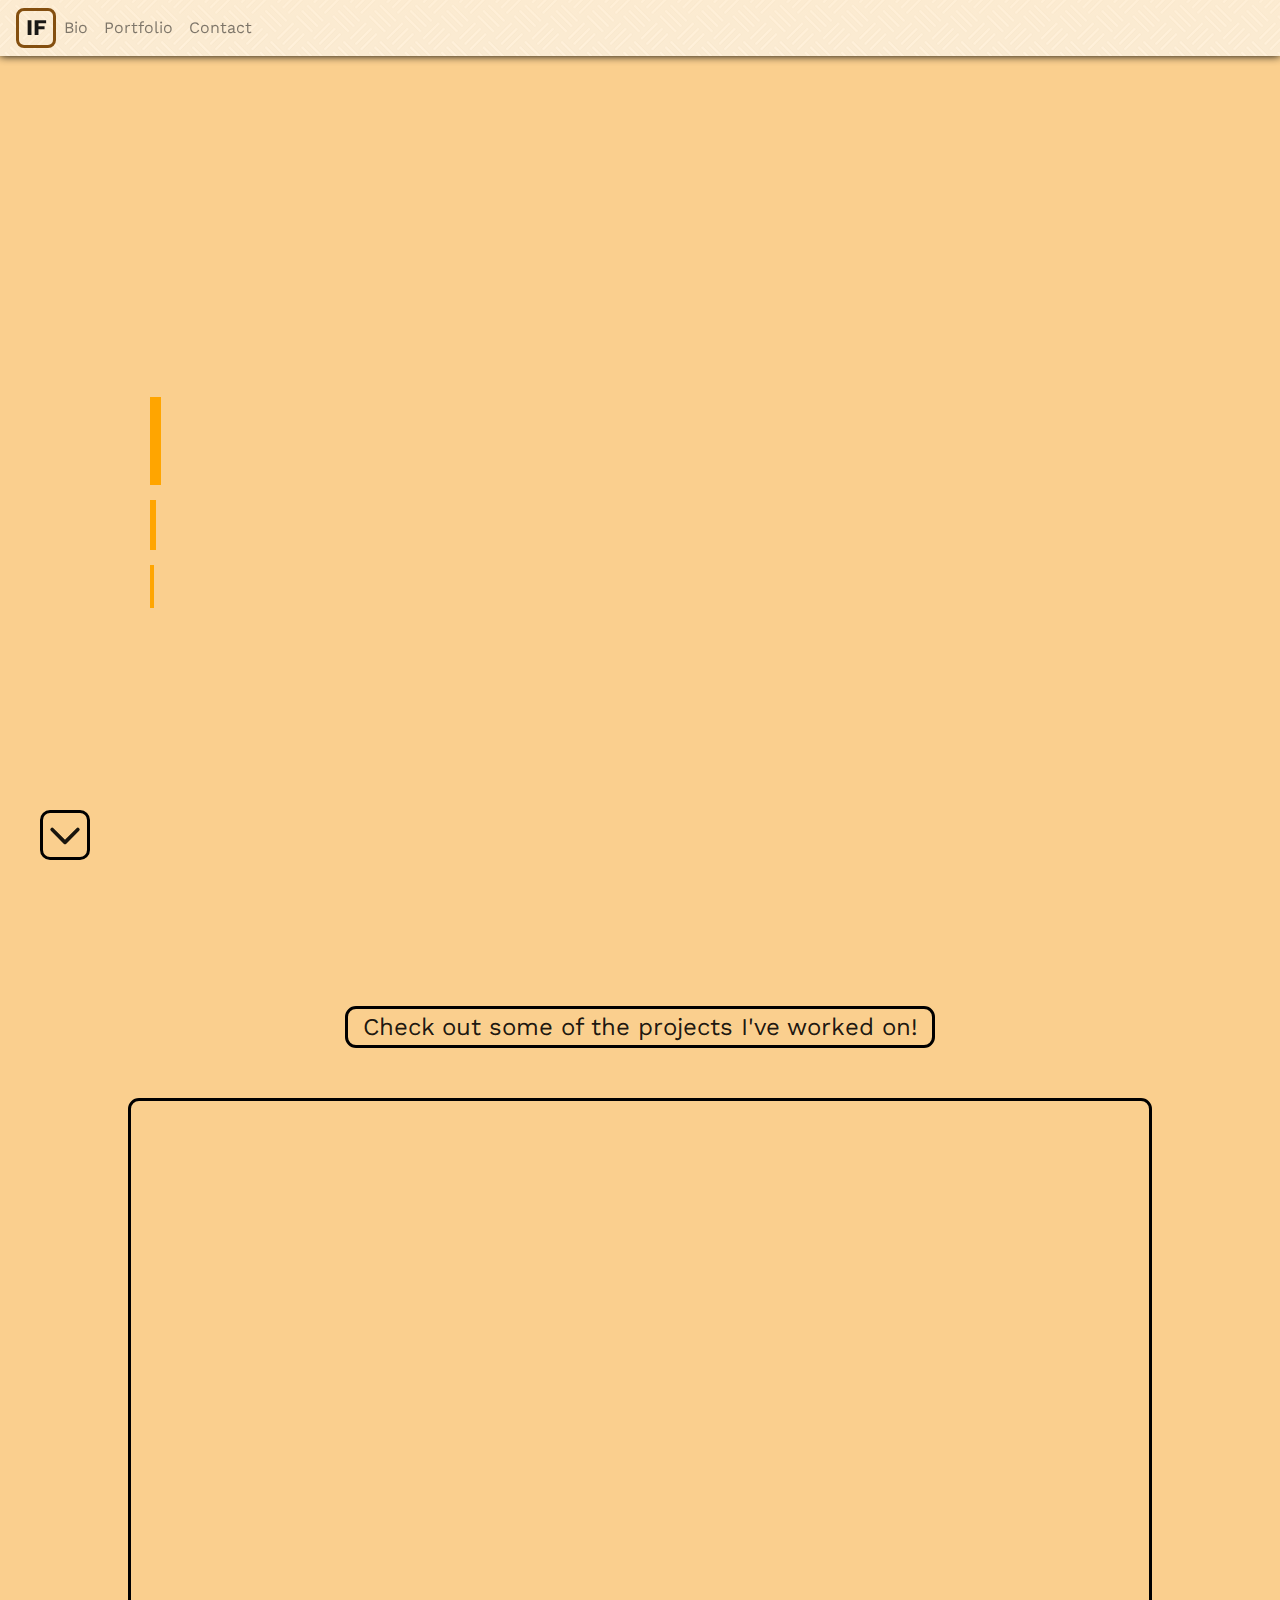
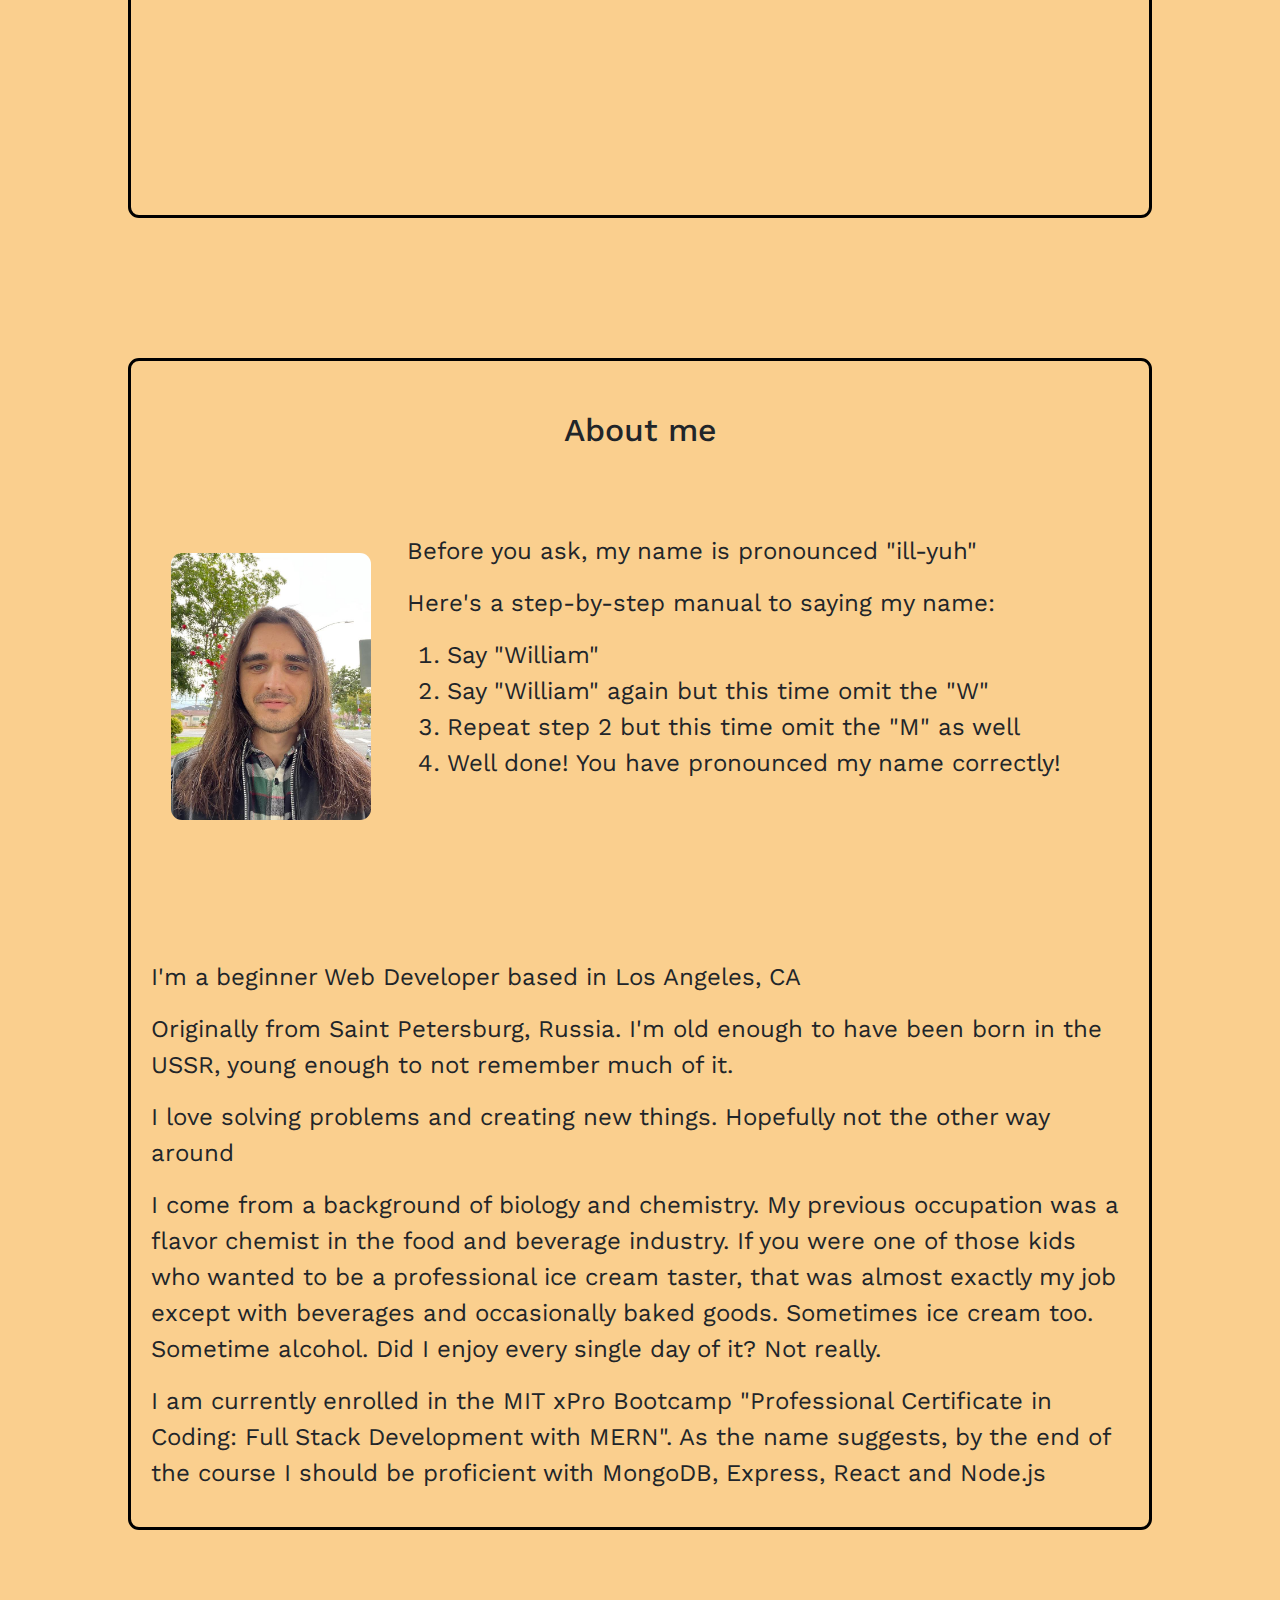
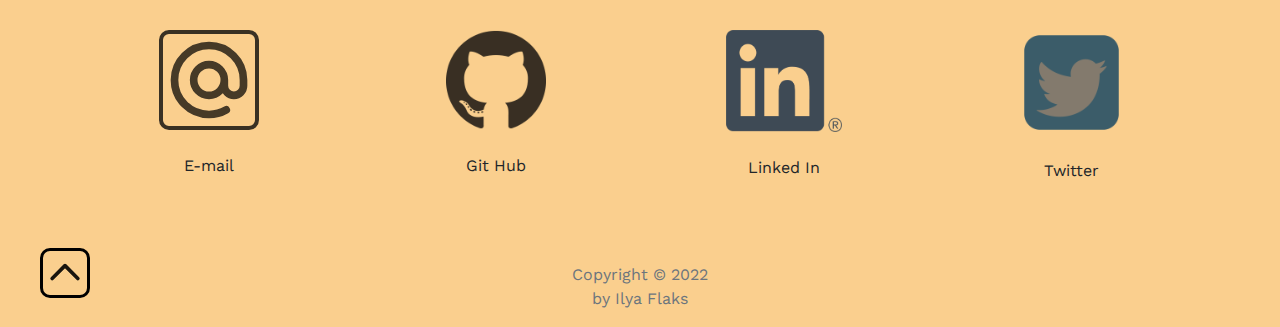
<file: index.html>
<!DOCTYPE html>
<html lang="en">
  <head>
    <!-- Required meta tags -->
    <meta charset="utf-8" />
    <meta
      name="viewport"
      content="width=device-width, initial-scale=1, shrink-to-fit=no"
    />
    <link href="favicon3.ico" rel="shortcut icon" type="image/x-icon" />
    <!-- Bootstrap CSS -->
    <link
      rel="stylesheet"
      href="https://cdn.jsdelivr.net/npm/bootstrap@4.3.1/dist/css/bootstrap.min.css"
      integrity="sha384-ggOyR0iXCbMQv3Xipma34MD+dH/1fQ784/j6cY/iJTQUOhcWr7x9JvoRxT2MZw1T"
      crossorigin="anonymous"
    />
    <!-- Google Fonts -->
    <link rel="preconnect" href="https://fonts.googleapis.com" />
    <link rel="preconnect" href="https://fonts.gstatic.com" crossorigin />
    <link
      href="https://fonts.googleapis.com/css2?family=Work+Sans:wght@400;600&display=swap"
      rel="stylesheet"
    />

    <!-- My Styles -->
    <link rel="stylesheet" href="styles.css" />
    <title>Ilya's Home Page</title>
  </head>
  <body>
    <!-- NAV BAR -->
    <nav class="navbar navbar-expand-lg navbar-light bg-light">
        <a href="index.html" class="home-btn">IF</a>
      <button
        class="navbar-toggler"
        type="button"
        data-toggle="collapse"
        data-target="#navbarNavAltMarkup"
        aria-controls="navbarNavAltMarkup"
        aria-expanded="false"
        aria-label="Toggle navigation"
      >
        <span class="navbar-toggler-icon"></span>
      </button>
      <div class="collapse navbar-collapse" id="navbarNavAltMarkup">
        <div class="navbar-nav">
          <a class="nav-item nav-link" href="#biograph">Bio </a>
          <a class="nav-item nav-link" href="projects.html">Portfolio</a>
          <a class="nav-item nav-link" href="#contact">Contact</a>
        </div>
      </div>
    </nav>
    <!-- END NAV -->
    <!-- LANDING -->
    <div class="landing">
      <div class="landing-hello">
        <!-- <div class="type-container"> -->

          <div class="type-container landing-header"><h1 class="typed1">Hi,</h1></div><br />
          <div class="type-container landing-text1"><h1 class="typed2">I'm Ilya Flaks</h1></div><br />
          <div class="type-container landing-text2"><div class="typed3">aspiring Web Developer</div></div><br />
        <!-- </div> -->
      </div> 

    </div>
    <div>
      <a class="chevron" href="#video">

        <svg xmlns="http://www.w3.org/2000/svg" class="h-6 w-6" fill="none" viewBox="0 0 24 24" stroke="currentColor" stroke-width="2">
          <path stroke-linecap="round" stroke-linejoin="round" d="M19 9l-7 7-7-7" />
        </svg>
      </a>
     
  </div>
    <!-- END LANDING -->

    <!-- YOUTUBE VIDEO -->
    <div class="video-container" id="video">
      <div class="portfolio-link">
        <a href="projects.html" class="portfolio-btn"
          >Check out some of the projects I've worked on!</a
        >
      </div>
    </div>
    <div class="video-intro" >

        <embed
        class="embedded-video"
        
        src="https://www.youtube.com/embed/TwJ7cg10GcY"
        >
      </embed>
    </div>
    <!-- BIOGRAPHY -->
    <div class="whitespace">

    </div>
    <div class="bio" id="biograph">
      <div class="about"><h2>About me</h2></div>
      <div class="portrait">
        <img src="selfie.jpg" alt="Ilya Flaks photograph" width="200px" class="selfie"/>
      </div>
      <div class="bio-text">
        <p>Before you ask, my name is pronounced "ill-yuh"</p>
        
        <p>Here's a step-by-step manual to saying my name:</p>
        <ol>
          <li>Say "William"</li>
          <li>Say "William" again but this time omit the "W"</li>
          <li>Repeat step 2 but this time omit the "M" as well</li>
          <li>Well done! You have pronounced my name correctly!</li>
        </ol>
      </div>
      <div class="bio-wide-text">
        <p>I'm a beginner Web Developer based in Los Angeles, CA</p>
        <p>
          Originally from Saint Petersburg, Russia. I'm old enough to have been
          born in the USSR, young enough to not remember much of it.
        </p>
        <p>
          I love solving problems and creating new things. Hopefully not the
          other way around
        </p>

        <p>
          I come from a background of biology and chemistry. My previous
          occupation was a flavor chemist in the food and beverage industry. If
          you were one of those kids who wanted to be a professional ice cream
          taster, that was almost exactly my job except with beverages and
          occasionally baked goods. Sometimes ice cream too. Sometime alcohol.
          Did I enjoy every single day of it? Not really.
        </p>
        <p>
          I am currently enrolled in the MIT xPro Bootcamp "Professional
          Certificate in Coding: Full Stack Development with MERN". As the name
          suggests, by the end of the course I should be proficient with
          MongoDB, Express, React and Node.js
        </p>
      </div>
    </div>
    <!-- Link to portfolio -->
 
    <!-- Contact -->

    <section class="contact-me" id="contact">
      <div class="logo-cell logo-1">
        <a href="mailto:ilyaflaks@gmail.com"
        class="email-link"  
        >    <svg xmlns="http://www.w3.org/2000/svg" class="email-logo" fill="none" viewBox="0 0 24 24" stroke="currentColor" stroke-width="2">
            <path stroke-linecap="round" stroke-linejoin="round" d="M16 12a4 4 0 10-8 0 4 4 0 008 0zm0 0v1.5a2.5 2.5 0 005 0V12a9 9 0 10-9 9m4.5-1.206a8.959 8.959 0 01-4.5 1.207" />
          </svg></a
        ><br />
        E-mail
      </div>
      <div class="logo-cell logo-2">
        <a href="https://github.com/ilyaflaks"
          ><img
            src="github-logo.png"
            class="logo-img"
            alt="Github Logo"
            width="100px" /></a
        ><br />
        Git Hub
      </div>
      <div class="logo-cell logo-3">
        <a href="https://www.linkedin.com/in/ilya-flaks/"
          ><img
            src="linked-in-logo.png"
            class="logo-img"
            alt="Linked-In Logo"
            width="116px"
            height="102px" /></a
        ><br />

        Linked In
      </div>

      <div class="logo-cell logo-4">
        
        <a onclick="alert(`I don't actually have a Twitter`)">
          <img
            src="twitter-logo.png"
            class="logo-img"
            alt="Twitter Logo"
            width="105px" /></a
        ><br />Twitter
      </div>
    </section>
    <!-- Footer -->
    <section class="footer">
      <div class="copyright">
        <a href="#" class="back-to-top"><svg xmlns="http://www.w3.org/2000/svg" class="up-chevron" fill="none" viewBox="0 0 24 24" stroke="currentColor" stroke-width="2">
     <path stroke-linecap="round" stroke-linejoin="round" d="M5 15l7-7 7 7" />
   </svg></a>
 </div>
   
      <p class="mt-5 mb-3 text-muted">
        Copyright &copy; 2022<br />by Ilya Flaks
      </p>
    </section>
    <!-- Optional JavaScript -->

    <script
      src="https://code.jquery.com/jquery-3.3.1.slim.min.js"
      integrity="sha384-q8i/X+965DzO0rT7abK41JStQIAqVgRVzpbzo5smXKp4YfRvH+8abtTE1Pi6jizo"
      crossorigin="anonymous"
    ></script>
    <script
      src="https://cdn.jsdelivr.net/npm/popper.js@1.14.7/dist/umd/popper.min.js"
      integrity="sha384-UO2eT0CpHqdSJQ6hJty5KVphtPhzWj9WO1clHTMGa3JDZwrnQq4sF86dIHNDz0W1"
      crossorigin="anonymous"
    ></script>
    <script
      src="https://cdn.jsdelivr.net/npm/bootstrap@4.3.1/dist/js/bootstrap.min.js"
      integrity="sha384-JjSmVgyd0p3pXB1rRibZUAYoIIy6OrQ6VrjIEaFf/nJGzIxFDsf4x0xIM+B07jRM"
      crossorigin="anonymous"
    ></script>
  </body>
</html>
</file>
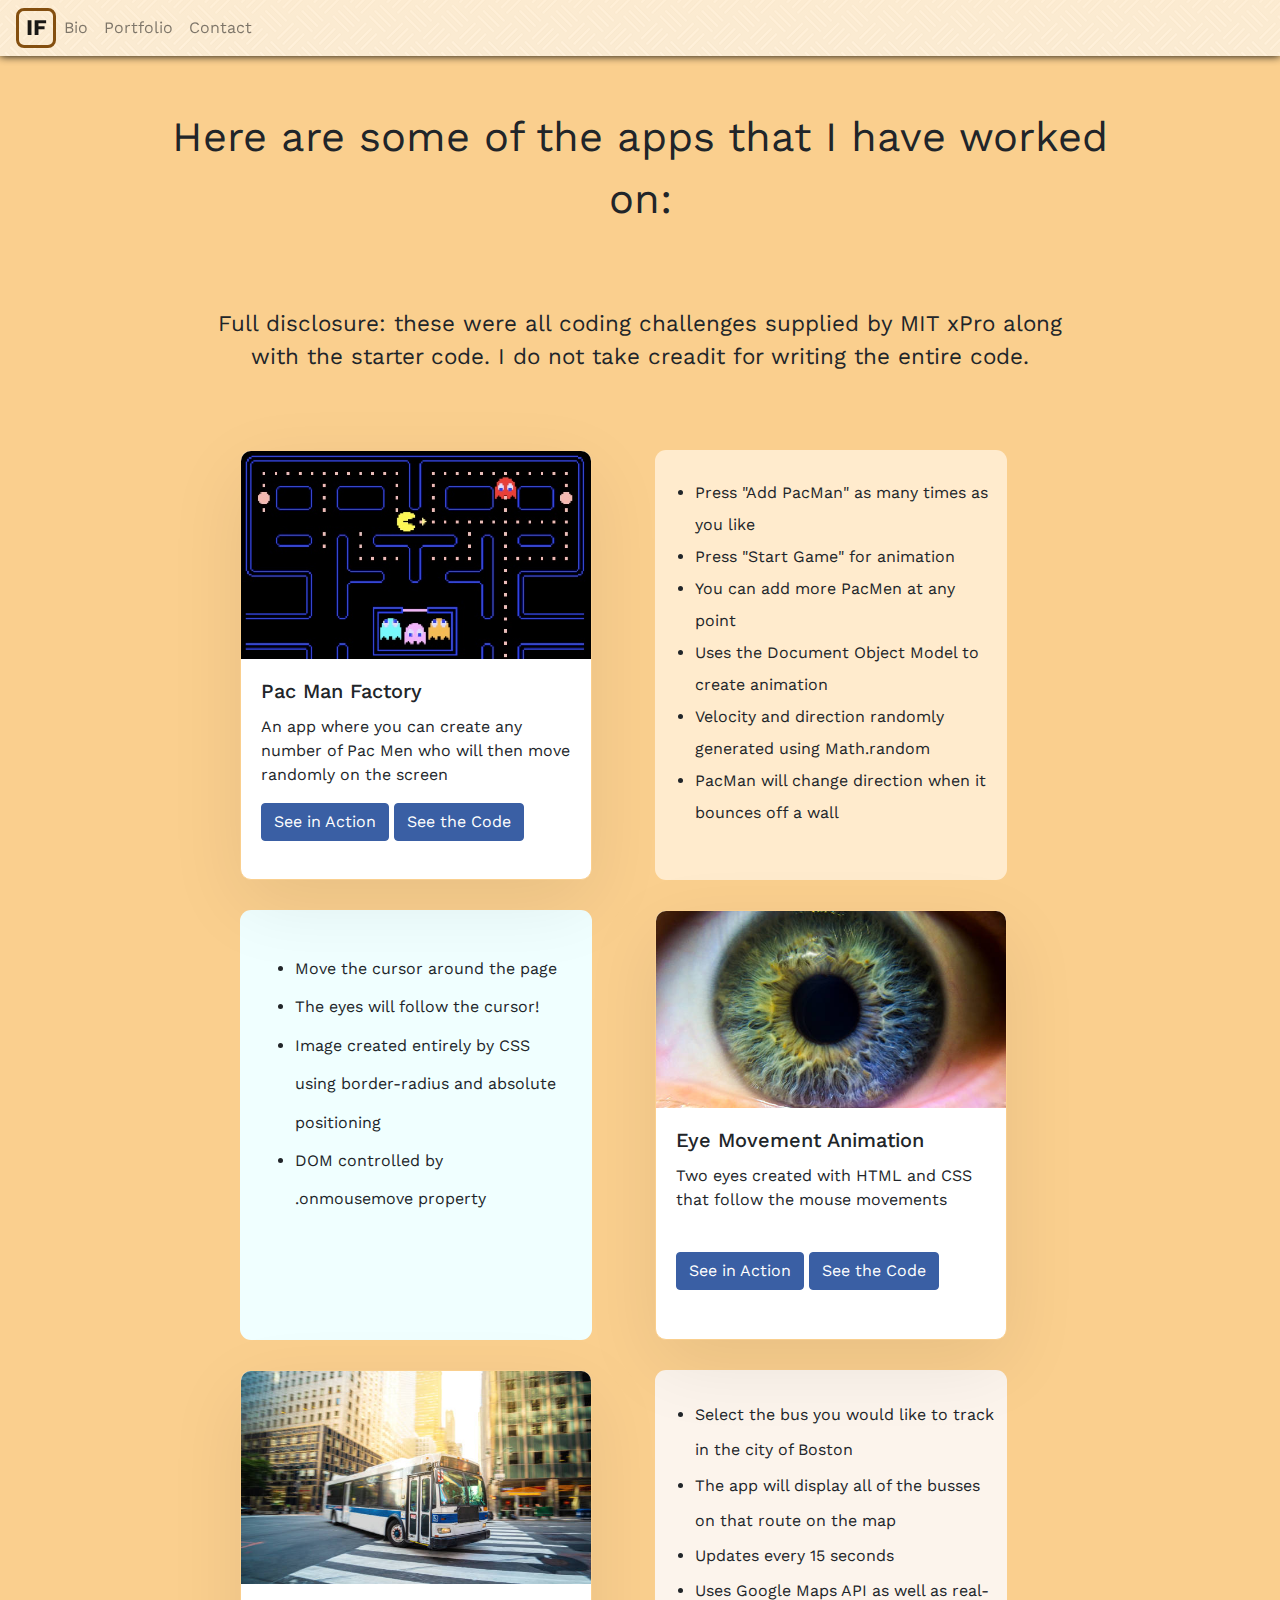
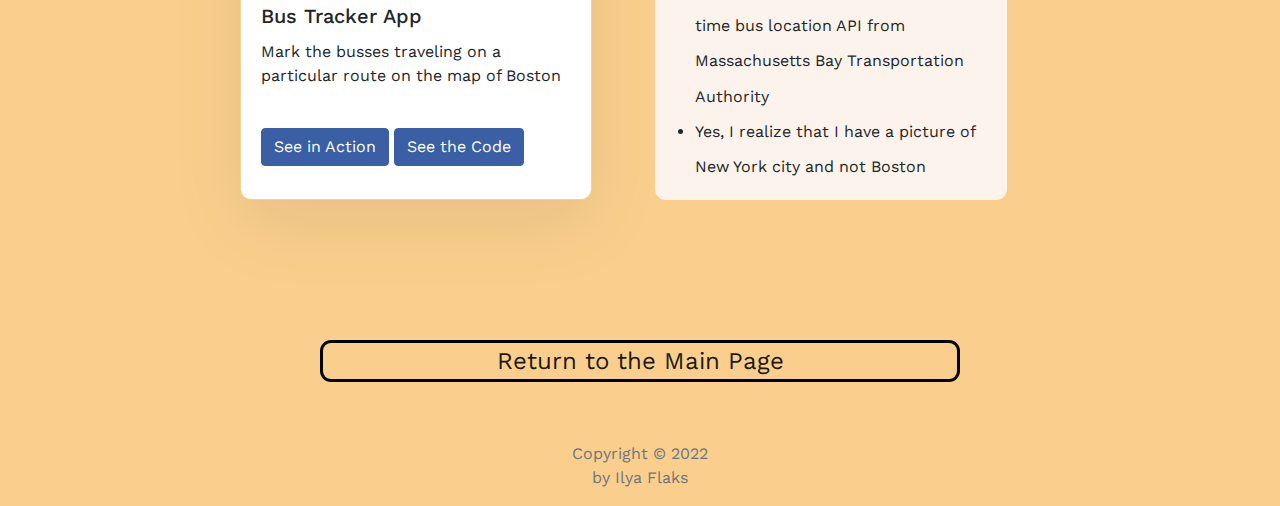
<file: projects.html>
<!DOCTYPE html>
<html lang="en">
  <head>
    <!-- Required meta tags -->
    <meta charset="utf-8" />
    <meta
      name="viewport"
      content="width=device-width, initial-scale=1, shrink-to-fit=no"
    />
    <link href="favicon3.ico" rel="shortcut icon" type="image/x-icon" />
    <!-- Bootstrap CSS -->
    <link
      rel="stylesheet"
      href="https://cdn.jsdelivr.net/npm/bootstrap@4.3.1/dist/css/bootstrap.min.css"
      integrity="sha384-ggOyR0iXCbMQv3Xipma34MD+dH/1fQ784/j6cY/iJTQUOhcWr7x9JvoRxT2MZw1T"
      crossorigin="anonymous"
    />
    <!-- Google Fonts -->

    <link rel="preconnect" href="https://fonts.googleapis.com" />
    <link rel="preconnect" href="https://fonts.gstatic.com" crossorigin />
    <link
      href="https://fonts.googleapis.com/css2?family=Merriweather:wght@400;700&family=Raleway:wght@400;600&family=Work+Sans:wght@400;600&display=swap"
      rel="stylesheet"
    />

    <!-- My Styles -->
    <link rel="stylesheet" href="styles.css" />
    <title>Ilya's Home Page</title>
  </head>
  <body>
    <!-- NAV BAR -->
    <nav class="navbar navbar-expand-lg navbar-light bg-light">
      <a href="index.html" class="home-btn">IF</a>
      <button
        class="navbar-toggler"
        type="button"
        data-toggle="collapse"
        data-target="#navbarNavAltMarkup"
        aria-controls="navbarNavAltMarkup"
        aria-expanded="false"
        aria-label="Toggle navigation"
      >
        <span class="navbar-toggler-icon"></span>
      </button>
      <div class="collapse navbar-collapse" id="navbarNavAltMarkup">
        <div class="navbar-nav">
          <a class="nav-item nav-link" href="index.html#biograph">Bio </a>
          <a class="nav-item nav-link" href="#portfol">Portfolio</a>
          <a class="nav-item nav-link" href="index.html#contact">Contact</a>
        </div>
      </div>
    </nav>
    <!-- END NAV -->
    <!-- LANDING -->
    <!-- APPS -->
    <div class="apps-header" id="portfol">
      <p>Here are some of the apps that I have worked on:</p>
    </div>
    <div class="apps-subheader">
      <p>
        Full disclosure: these were all coding challenges supplied by MIT xPro
        along with the starter code. I do not take creadit for writing the
        entire code.
      </p>
    </div>
    <div class="main-grid">
      <div class="card" style="width: 22rem">
        <img
          src="pacman-game-card.jpg"
          class="card-img-top"
          alt="screen shot of an actual Pac Man arcade game"
        />
        <div class="card-body">
          <h5 class="card-title">Pac Man Factory</h5>
          <p class="card-text">
            An app where you can create any number of Pac Men who will then move
            randomly on the screen
          </p>
          <a
            href="https://ilyaflaks.github.io/pacman-factory/"
            class="btn btn-primary"
            >See in Action</a
          >
          <a
            href="https://github.com/ilyaflaks/pacman-factory"
            class="btn btn-primary"
            >See the Code</a
          >
        </div>
      </div>
      <div class="dv1">
        <ul>
          <li>Press "Add PacMan" as many times as you like</li>
          <li>Press "Start Game" for animation</li>
          <li>You can add more PacMen at any point</li>
          <li>Uses the Document Object Model to create animation</li>
          <li>Velocity and direction randomly generated using Math.random</li>
          <li>PacMan will change direction when it bounces off a wall</li>
        </ul>
      </div>
      <div class="dv2">
        <ul>
          <li>Move the cursor around the page</li>
          <li>The eyes will follow the cursor!</li>
          <li>
            Image created entirely by CSS using border-radius and absolute
            positioning
          </li>
          <li>DOM controlled by .onmousemove property</li>
        </ul>
      </div>
      <div class="card" style="width: 22rem">
        <img
          src="stink-eye.jpeg"
          class="card-img-top"
          alt="a close up photograph of a human eye"
        />
        <div class="card-body">
          <h5 class="card-title">Eye Movement Animation</h5>
          <p class="card-text">
            Two eyes created with HTML and CSS that follow the mouse movements
          </p>
          <br />
          <a
            href="https://ilyaflaks.github.io/eyemovement/"
            class="btn btn-primary"
            >See in Action</a
          >
          <a
            href="https://github.com/ilyaflaks/eyemovement"
            class="btn btn-primary"
            >See the Code</a
          >
        </div>
      </div>
      <div class="card" style="width: 22rem">
        <img
          src="bus2.jpeg"
          class="card-img-top"
          alt="Photo of a bus turning on a street in New York City"
        />
        <div class="card-body">
          <h5 class="card-title">Bus Tracker App</h5>
          <p class="card-text">
            Mark the busses traveling on a particular route on the map of Boston
          </p>
          <br />
          <a
            href="https://ilyaflaks.github.io/bus-tracker-2/"
            class="btn btn-primary"
            >See in Action</a
          >
          <a
            href="https://github.com/ilyaflaks/bus-tracker-2"
            class="btn btn-primary"
            >See the Code</a
          >
        </div>
      </div>
      <div class="dv3">
        <ul>
          <li>Select the bus you would like to track in the city of Boston</li>
          <li>
            The app will display all of the busses on that route on the map
          </li>
          <li>Updates every 15 seconds</li>
          <li>
            Uses Google Maps API as well as real-time bus location API from
            Massachusetts Bay Transportation Authority
          </li>
          <li>
            Yes, I realize that I have a picture of New York city and not Boston
          </li>
        </ul>
      </div>
    </div>
    <div class="whitespace"></div>
    <div class="portfolio-link">
      <a href="index.html" class="portfolio-btn">Return to the Main Page</a>
    </div>

    <!-- <p class="mt-5 mb-3 text-muted">&copy; Ilya Flaks 2022</p> -->
    <p class="mt-5 mb-3 text-muted">Copyright &copy; 2022<br />by Ilya Flaks</p>
    <!-- Optional JavaScript -->
    <!-- jQuery first, then Popper.js, then Bootstrap JS -->
    <script
      src="https://code.jquery.com/jquery-3.3.1.slim.min.js"
      integrity="sha384-q8i/X+965DzO0rT7abK41JStQIAqVgRVzpbzo5smXKp4YfRvH+8abtTE1Pi6jizo"
      crossorigin="anonymous"
    ></script>
    <script
      src="https://cdn.jsdelivr.net/npm/popper.js@1.14.7/dist/umd/popper.min.js"
      integrity="sha384-UO2eT0CpHqdSJQ6hJty5KVphtPhzWj9WO1clHTMGa3JDZwrnQq4sF86dIHNDz0W1"
      crossorigin="anonymous"
    ></script>
    <script
      src="https://cdn.jsdelivr.net/npm/bootstrap@4.3.1/dist/js/bootstrap.min.js"
      integrity="sha384-JjSmVgyd0p3pXB1rRibZUAYoIIy6OrQ6VrjIEaFf/nJGzIxFDsf4x0xIM+B07jRM"
      crossorigin="anonymous"
    ></script>
  </body>
</html>
</file>
<file: styles.css>
html {
  scroll-behavior: smooth;
}
body {
  background-color: #facf8e;
  font-family: "Work Sans", sans-serif;
}

.bg-light {
  background: linear-gradient(to top, #ffebcdba, #ffebcdcc), url(floor-tile.png);
  filter: drop-shadow(0 0 0.25rem black);
}
.nav-item:visited {
  transition: all 0.3s;
}
/* LANDING */
.landing {
  width: 100vw;
  height: 100vh;
  display: flex;
  align-items: center;
  padding: 0 0 0 150px;
}

.landing-header {
  font-size: 4.6em;
}
.landing-text1 {
  font-size: 2.6em;
  font-family: "Work Sans", sans-serif;
}
.landing-text2 {
  font-size: 2.2em;
}

/* Typewriter animation */
.type-container {
  display: inline-block;
}

.typed1 {
  overflow: hidden;
  border-right: 0.15em solid orange;
  white-space: nowrap;
  font-size: 4.6rem;
  width: 0;
  animation: typing 0.2s steps(5, end) forwards, blink 0.8s infinite;
  animation-delay: 0.1s;
}

.typed2 {
  overflow: hidden;
  border-right: 0.15em solid orange;
  white-space: nowrap;
  font-size: 2.6rem;
  width: 0;
  animation: typing 0.6s steps(6, end) forwards, blink 0.8s infinite;
  animation-delay: 0.4s;
}

.typed3 {
  overflow: hidden;
  border-right: 0.15em solid orange;
  white-space: nowrap;
  font-size: 1.8rem;
  width: 0;
  animation: typing 1.2s steps(20, end) forwards, blink 0.8s infinite;
  animation-delay: 1.5s;
}

@keyframes typing {
  from {
    width: 0;
  }
  to {
    width: 100%;
  }
}

@keyframes blink {
  from {
    border-color: transparent;
  }
  to {
    border-color: orange;
  }
}

/* End of Typewriter */
.h-6 {
  width: 50px;
  height: 50px;
  border: solid black 3px;
  border-radius: 20%;
  position: absolute;
  bottom: 40px;
  left: 40px;
}

.chevron:link,
.chevron:visited {
  text-decoration: none;
  background-color: #fddca9;

  color: rgba(0, 0, 0, 0.9);
}

.chevron:hover,
.chevron:active {
  text-decoration: none;
  background-color: #fddca9;

  color: rgba(0, 0, 0, 0.9);
}
.h-6:hover,
.h-6:active {
  background-color: #fddca9;
}

/* VIDEO */

.video-container {
  padding: 50px;
}
.whitespace {
  padding: 40px 200px 100px 200px;
}

.video-intro {
  display: flex;
  flex-direction: column;
  align-items: center;
  width: 80vw;
  height: 80vh;
  margin: auto;
  padding: 50px 50px 50px 50px;
  border: solid #000;
  border-radius: 11px;
}

.embedded-video {
  width: 80%;
  height: 100%;
}
/* BIO */
.bio {
  display: grid;
  grid-template-columns: 1fr 3fr;
  grid-template-rows: 1fr 3fr 4fr;
  gap: 15px;
  width: 80%;
  margin: auto;
  padding: 20px 20px 20px 20px;
  font-size: 1.5em;
  border: solid #000;
  border-radius: 11px;
  margin-bottom: 100px;
}

.about {
  margin-top: 30px;
  grid-column: 1 /3;
  text-align: center;
}

.portrait {
  padding: 20px 20px 20px 20px;
}

.selfie {
  border-radius: 11px;
}

.bio-text {
  font-family: "Work Sans", sans-serif;
}

.bio-wide-text {
  font-family: "Work Sans", sans-serif;
  grid-column: 1 /3;
  grid-row: 3 / 4;
}

/* APPS */
.apps-header {
  padding: 50px 10px 20px 10px;
  margin: auto;
  text-align: center;
  font-size: 2.6em;
  width: 80%;
}

.apps-subheader {
  padding: 40px 10px 60px 10px;
  margin: auto;
  font-size: 1.4em;
  text-align: center;

  width: 70%;
}
.main-grid {
  display: grid;
  grid-template-columns: 1fr 1fr;
  grid-template-rows: repeat(3, 1fr);
  max-width: 800px;
  margin: auto;
  gap: 30px;
}
.card {
  box-shadow: 0px 24px 4.8rem rgb(0 0 0 / 8%);
  overflow: hidden;
  border-radius: 11px;
  transition: all 0.4s;
  border-color: #facf8e;
  /* needs to be same as gackground */
}

.card:hover {
  transform: translateY(-1rem);
  box-shadow: 0px 3.2px 6.4rem rgb(0 0 0 / 6%);
}

.btn-primary {
  background-color: rgb(58, 95, 164);
  border-color: rgb(58, 95, 164);
}

.dv1 {
  width: 22rem;
  line-height: 2;
  font-size: 1em;
  background-color: #ffebcd;
  padding: 27px 10px 0px 0px;
  border-radius: 11px;
}
.dv2 {
  width: 22rem;
  line-height: 2.4;
  font-size: 1em;
  background-color: azure;
  padding: 40px 35px 30px 15px;
  border-radius: 11px;
}
.dv3 {
  line-height: 2.2;
  font-size: 1em;

  width: 22rem;
  background-color: #fcf4ec;
  padding: 27px 10px 0px 0px;
  border-radius: 11px;
}

.home-btn {
  font-size: 1.4em;
  font-weight: bold;
  color: rgba(0, 0, 0, 0.9);
  text-align: center;
  width: 40px;
  height: 40px;
  border: solid rgb(132, 79, 15);
  border-radius: 8px;
}

.portfolio-link {
  width: 50%;
  text-align: center;
  margin: auto;
  font-size: 1.5em;

  border: solid #000;
  border-radius: 11px;
}

.portfolio-link:link,
.portfolio-link:visited {
  color: rgba(0, 0, 0, 0.9);
}
.portfolio-link:hover,
.portfolio-link:active {
  text-decoration: none;
  background-color: #fddca9;
  color: rgba(0, 0, 0, 0.9);
}

.portfolio-btn:link,
.portfolio-btn:visited {
  color: rgba(0, 0, 0, 0.9);
}
.portfolio-btn:hover,
.portfolio-btn:active {
  text-decoration: none;
  color: rgba(0, 0, 0, 0.9);
}

.home-btn:link,
.home-btn:visited {
}
.home-btn:hover,
.home-btn:active {
  text-decoration: none;
  background-color: #fddca9;
  color: rgba(0, 0, 0, 0.9);
}

/* CONTACT ME */
.contact-me {
  padding: 0px 70px 0px 70px;
  display: grid;
  grid-template-columns: repeat(4, 1fr);
  grid-template-rows: 1fr;
  gap: 10px;
  margin-bottom: 20px;
}

.back-to-top {
  margin-bottom: 30px;
}
.back-to-top:link,
.back-to-top:visited {
  text-decoration: none;
  background-color: #facf8e;
  color: rgba(0, 0, 0, 0.9);
}

.back-to-top:hover,
.back-to-top:active {
  text-decoration: none;
  background-color: #fddca9;
  color: rgba(0, 0, 0, 0.9);
}

.up-chevron {
  border: solid black 3px;
  border-radius: 20%;
  width: 50px;
  height: 50px;
}

.up-chevron:link,
.up-chevron:visited {
  text-decoration: none;
  background-color: #fddca9;
  color: rgba(0, 0, 0, 0.9);
}

.up-chevron:hover,
.up-chevron:active {
  text-decoration: none;
  background-color: #fddca9;
  color: rgba(0, 0, 0, 0.9);
}

.email-logo {
  width: 100px;
  height: 100px;
  border: solid 4px rgb(25, 25, 25);
  border-radius: 10px;
  filter: brightness(0.4);
  opacity: 80%;
}
.email-logo:link,
.email-logo:visited {
}
.email-logo:hover,
.email-logo:active {
  transform: translateY(-0.7rem);
  transition: all 0.3s;
  box-shadow: 0px 3.2px 6.4rem rgb(0 0 0 / 6%);
}
.email-link:link,
.email-link:visited {
  text-decoration: none;
  color: rgba(0, 0, 0, 0.9);
}
.email-link:hover,
.email-link:active {
  text-decoration: none;
  color: rgba(0, 0, 0, 0.9);
}

.home-btn-large:link,
.home-btn-large:visited {
}
.home-btn-large:hover,
.home-btn-large:active {
  text-decoration: none;
  background-color: #fddca9;
  color: rgba(0, 0, 0, 0.9);
}
.logo-cell {
  display: flex;
  flex-direction: column;
  align-items: center;
}
.logo-img {
  filter: brightness(0.4);
  opacity: 80%;
}

.logo-img:hover {
  transform: translateY(-0.7rem);
  transition: all 0.3s;
  box-shadow: 0px 3.2px 6.4rem rgb(0 0 0 / 6%);
}

/* FOOTER */
.footer {
  display: grid;
  grid-template-columns: 1fr 4fr 1fr;
  grid-template-rows: 1fr;
  align-items: center;
}

.copyright {
  padding: 40px 0px 0px 40px;
  margin-bottom: 25px;
}

.text-muted {
  text-align: center;
}

.mt-5 {
  margin-top: 60px !important;
}

/* MEDIA QUERIES */

@media (max-width: 950px) {
  .bio {
    grid-template-columns: 1fr 3fr;
    grid-template-rows: 1fr 5fr 8fr;
    gap: 5px;
    width: 80%;
    margin: auto;
    padding: 20px 20px 20px 20px;
    font-size: 1.5em;
    margin-bottom: 80px;
  }
}

@media (max-width: 810px) {
  .main-grid {
    grid-template-columns: 1fr;
    align-items: center;
  }

  .card {
    margin: auto;
  }

  .dv1 {
    width: 22rem;
    margin: auto;
  }
  .dv2 {
    grid-row: 4 / 5;
    width: 22rem;
    margin: auto;
  }
  .dv3 {
    margin: auto;
  }
}

@media (max-width: 700px) {
  .bio {
    grid-template-columns: 1fr 3fr;
    grid-template-rows: 1fr 4fr 5fr 10fr;
  }

  .portrait {
    grid-column: 1 /3;
    grid-row: 2 /3;
    margin: auto;
  }

  .bio-text {
    grid-column: 1 /3;
    grid-row: 3 /4;
  }

  .bio-wide-text {
    grid-column: 1 /3;
    grid-row: 4 / 5;
  }

  .whitespace {
    padding: 10px 100px 60px 100px;
  }
  .contact-me {
    grid-template-columns: 1fr 1fr;
    grid-template-rows: 1fr 1fr;
  }
}

@media (max-width: 600px) {
  .video-intro {
    padding: 20px 5px 20px 5px;
  }
  .bio {
    grid-template-columns: 1fr 3fr;
    grid-template-rows: 1fr 2fr 3fr 8fr;
  }
}

/* Mobile Devices */
@media (max-width: 500px) {
  .bio {
    grid-template-columns: 1fr 3fr;
    grid-template-rows: 1fr 4fr 5fr 10fr;
  }
  .h-6 {
    bottom: 20px;
  }

  .landing {
    height: 85vh;
    padding: 0px 0px 0px 20px;
  }

  .portfolio-link {
    margin-top: 20px;
  }

  .portrait {
    grid-column: 1 /3;
    grid-row: 2 /3;
    margin: auto;
  }

  .bio-text {
    grid-column: 1 /3;
    grid-row: 3 /4;
  }

  .bio-wide-text {
    grid-column: 1 /3;
    grid-row: 4 / 5;
  }

  .landing-header {
    font-size: 3.5em;
  }

  .landing-text2 {
    font-size: 0.06em;
  }

  .portfolio-link {
    width: 80%;
    margin-bottom: 30px;
  }

  .video-intro {
    width: 95vw;
    padding: 10px 5px 10px 5px;
  }

  .embedded-video {
    width: 97%;
  }

  .whitespace {
    padding: 10px 100px 60px 100px;
  }
  .bio {
    width: 95vw;
    grid-template-rows: 0.1fr 2fr 3fr 8fr;
  }

  .about {
    margin-top: 0px;
  }
  .contact-me {
    margin-bottom: 45px;
    gap: 40px;
  }
  .mt-5 {
    margin-top: 50px !important;
  }
}

/* 
@media only screen and (device-width: 390px) and (device-height: 844px) and (-webkit-device-pixel-ratio: 3) {
 
} */

/* 
@media (orientation: landscape) and (min-device-width: 480px) and (max-device-width: 845px) {
  
} */
</file>
